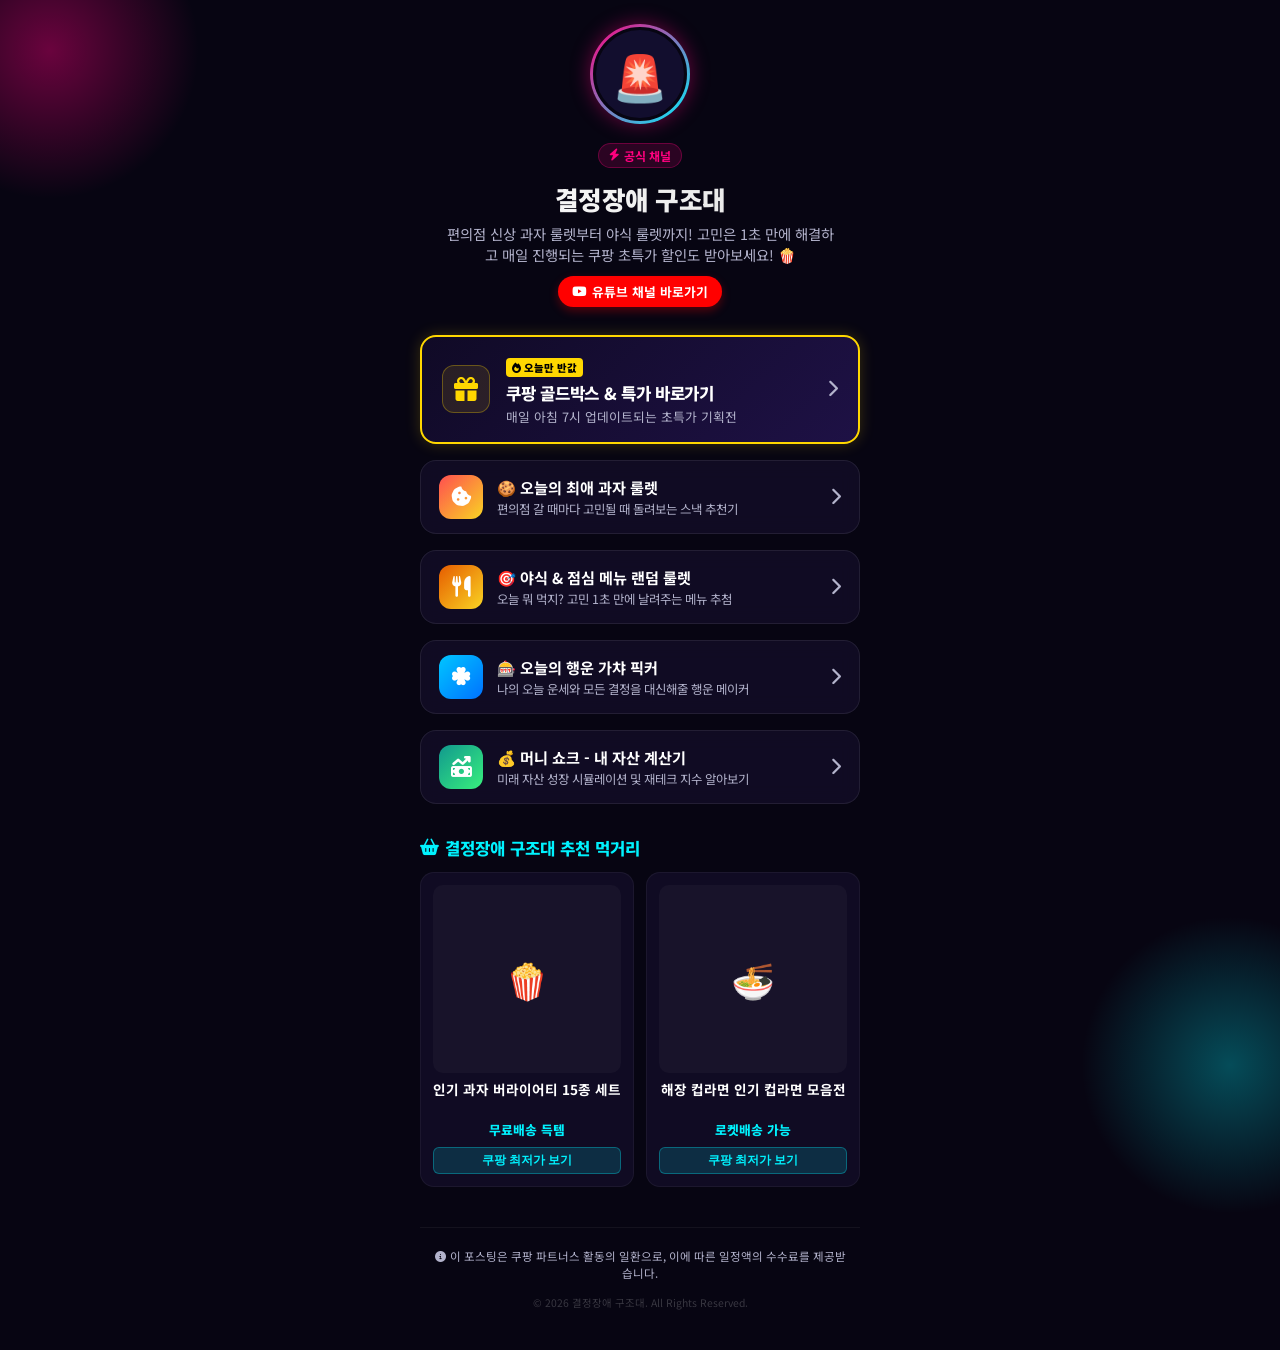
<file: hub.html>
<!DOCTYPE html>
<html lang="ko">
<head>
  <meta charset="UTF-8">
  <meta name="viewport" content="width=device-width, initial-scale=1.0, maximum-scale=1.0, user-scalable=no">
  <title>결정장애 구조대 공식 허브 - 룰렛 & 최저가 추천</title>
  
  <!-- SEO Meta Tags -->
  <meta name="description" content="편의점 과자 고민부터 점심 메뉴 추천까지! 결정장애 구조대에서 제공하는 초간단 해결 룰렛과 매일 업데이트되는 쿠팡 특가 혜택을 만나보세요.">
  <meta property="og:title" content="결정장애 구조대 공식 허브 - 룰렛 & 최저가 추천">
  <meta property="og:description" content="고민은 시간만 늦출 뿐! 룰렛으로 결정하고 최저가 혜택까지 받아가세요.">
  <meta property="og:type" content="website">

  <!-- Google Fonts -->
  <link rel="preconnect" href="https://fonts.googleapis.com">
  <link rel="preconnect" href="https://fonts.gstatic.com" crossorigin>
  <link href="https://fonts.googleapis.com/css2?family=Noto+Sans+KR:wght@300;400;500;700;900&family=Outfit:wght@400;600;800&display=swap" rel="stylesheet">
  
  <!-- FontAwesome for Icons -->
  <link rel="stylesheet" href="https://cdnjs.cloudflare.com/ajax/libs/font-awesome/6.4.0/css/all.min.css">
  
  <!-- Favicon -->
  <link rel="icon" type="image/svg+xml" href="data:image/svg+xml,<svg xmlns=%22http://www.w3.org/2000/svg%22 viewBox=%220 0 100 100%22><text y=%22.9em%22 font-size=%2290%22>🚨</text></svg>">

  <style>
    :root {
      --bg-dark: #070512;
      --bg-card: rgba(22, 16, 45, 0.65);
      --primary-cyan: #00f2fe;
      --primary-pink: #ff007f;
      --primary-purple: #7928ca;
      --text-white: #ffffff;
      --text-gray: #b3b3cc;
      --gold: #ffd700;
    }

    * {
      box-sizing: border-box;
      margin: 0;
      padding: 0;
      -webkit-tap-highlight-color: transparent;
    }

    body {
      font-family: 'Noto Sans KR', 'Outfit', sans-serif;
      background-color: var(--bg-dark);
      color: var(--text-white);
      min-height: 100vh;
      display: flex;
      flex-direction: column;
      align-items: center;
      overflow-x: hidden;
      position: relative;
    }

    /* Background Neon Effects */
    body::before {
      content: '';
      position: absolute;
      width: 300px;
      height: 300px;
      background: radial-gradient(circle, var(--primary-pink) 0%, transparent 70%);
      top: -100px;
      left: -100px;
      opacity: 0.4;
      pointer-events: none;
      z-index: 0;
    }

    body::after {
      content: '';
      position: absolute;
      width: 300px;
      height: 300px;
      background: radial-gradient(circle, var(--primary-cyan) 0%, transparent 70%);
      bottom: 10%;
      right: -100px;
      opacity: 0.3;
      pointer-events: none;
      z-index: 0;
    }

    .container {
      width: 100%;
      max-width: 480px; /* Mobile focused max width */
      padding: 24px 20px 40px 20px;
      display: flex;
      flex-direction: column;
      align-items: center;
      z-index: 10;
    }

    /* Channel Header */
    .profile-section {
      text-align: center;
      margin-bottom: 28px;
      animation: fadeIn 0.8s ease-out;
    }

    .avatar-wrapper {
      position: relative;
      width: 100px;
      height: 100px;
      margin: 0 auto 16px auto;
      border-radius: 50%;
      padding: 3px;
      background: linear-gradient(135deg, var(--primary-pink), var(--primary-cyan));
      box-shadow: 0 0 20px rgba(255, 0, 127, 0.4);
    }

    .avatar {
      width: 100%;
      height: 100%;
      border-radius: 50%;
      background-color: #120e2e;
      display: flex;
      align-items: center;
      justify-content: center;
      font-size: 2.5rem;
      border: 3px solid var(--bg-dark);
      overflow: hidden;
    }

    .avatar img {
      width: 100%;
      height: 100%;
      object-fit: cover;
    }

    .channel-name {
      font-size: 1.6rem;
      font-weight: 900;
      letter-spacing: -0.5px;
      margin-bottom: 6px;
      background: linear-gradient(to right, #ffffff, #e1e1e1);
      -webkit-background-clip: text;
      -webkit-text-fill-color: transparent;
    }

    .channel-badge {
      display: inline-flex;
      align-items: center;
      gap: 4px;
      background: rgba(255, 0, 127, 0.15);
      border: 1px solid rgba(255, 0, 127, 0.3);
      color: var(--primary-pink);
      padding: 3px 10px;
      border-radius: 20px;
      font-size: 0.75rem;
      font-weight: 700;
      margin-bottom: 12px;
    }

    .channel-bio {
      font-size: 0.9rem;
      color: var(--text-gray);
      line-height: 1.5;
      max-width: 90%;
      margin: 0 auto;
    }

    /* Social Link Badge */
    .youtube-btn {
      display: inline-flex;
      align-items: center;
      gap: 6px;
      background-color: #ff0000;
      color: #fff;
      text-decoration: none;
      padding: 6px 14px;
      border-radius: 30px;
      font-size: 0.8rem;
      font-weight: 700;
      margin-top: 10px;
      box-shadow: 0 4px 10px rgba(255, 0, 0, 0.3);
      transition: transform 0.2s;
    }
    .youtube-btn:active {
      transform: scale(0.95);
    }

    /* Links Area */
    .links-list {
      width: 100%;
      display: flex;
      flex-direction: column;
      gap: 16px;
    }

    /* Golden COUPANG Button (Highest Priority) */
    .coupang-card {
      width: 100%;
      background: linear-gradient(135deg, #100a26 0%, #1e1145 100%);
      border: 2px solid var(--gold);
      border-radius: 16px;
      padding: 16px 20px;
      text-decoration: none;
      color: var(--text-white);
      display: flex;
      align-items: center;
      position: relative;
      overflow: hidden;
      box-shadow: 0 0 15px rgba(255, 215, 0, 0.2);
      animation: pulseGold 2s infinite alternate;
      transition: transform 0.2s, box-shadow 0.2s;
    }

    .coupang-card:active {
      transform: scale(0.98);
      box-shadow: 0 0 8px rgba(255, 215, 0, 0.4);
    }

    /* Shiny sweeping light effect */
    .coupang-card::after {
      content: '';
      position: absolute;
      top: -50%;
      left: -60%;
      width: 30%;
      height: 200%;
      background: linear-gradient(to right, rgba(255, 255, 255, 0) 0%, rgba(255, 255, 255, 0.3) 50%, rgba(255, 255, 255, 0) 100%);
      transform: rotate(25deg);
      animation: shine 3s infinite;
    }

    .coupang-icon-wrap {
      background: rgba(255, 215, 0, 0.1);
      border: 1px solid rgba(255, 215, 0, 0.3);
      width: 48px;
      height: 48px;
      border-radius: 12px;
      display: flex;
      align-items: center;
      justify-content: center;
      font-size: 1.5rem;
      color: var(--gold);
      margin-right: 16px;
      flex-shrink: 0;
    }

    .coupang-info {
      flex-grow: 1;
    }

    .coupang-badge {
      display: inline-block;
      background: var(--gold);
      color: #000;
      font-size: 0.65rem;
      font-weight: 900;
      padding: 2px 6px;
      border-radius: 4px;
      margin-bottom: 4px;
      text-transform: uppercase;
    }

    .coupang-title {
      font-size: 1.05rem;
      font-weight: 800;
      letter-spacing: -0.3px;
    }

    .coupang-sub {
      font-size: 0.8rem;
      color: var(--text-gray);
      margin-top: 2px;
    }

    .arrow-icon {
      font-size: 1.1rem;
      color: var(--text-gray);
      margin-left: 8px;
    }

    /* Normal Hub Link Button */
    .link-item {
      background: var(--bg-card);
      border: 1px solid rgba(255, 255, 255, 0.08);
      border-radius: 16px;
      padding: 14px 18px;
      text-decoration: none;
      color: var(--text-white);
      display: flex;
      align-items: center;
      backdrop-filter: blur(10px);
      -webkit-backdrop-filter: blur(10px);
      transition: transform 0.2s, background-color 0.2s, border-color 0.2s;
    }

    .link-item:active {
      transform: scale(0.98);
      background: rgba(40, 30, 80, 0.8);
      border-color: rgba(255, 255, 255, 0.2);
    }

    .link-icon-wrap {
      width: 44px;
      height: 44px;
      border-radius: 12px;
      display: flex;
      align-items: center;
      justify-content: center;
      font-size: 1.3rem;
      margin-right: 14px;
      flex-shrink: 0;
      color: #fff;
    }

    /* Colorful Icons */
    .icon-snack { background: linear-gradient(135deg, #ff4e50, #f9d423); }
    .icon-food { background: linear-gradient(135deg, #e65c00, #f9d423); }
    .icon-gacha { background: linear-gradient(135deg, #00c6ff, #0072ff); }
    .icon-money { background: linear-gradient(135deg, #11998e, #38ef7d); }

    .link-details {
      flex-grow: 1;
    }

    .link-title {
      font-size: 0.95rem;
      font-weight: 700;
    }

    .link-desc {
      font-size: 0.78rem;
      color: var(--text-gray);
      margin-top: 2px;
    }

    /* Hot Deal Carousel / Recommendation Section */
    .shop-section {
      width: 100%;
      margin-top: 32px;
      animation: fadeIn 1s ease-out;
    }

    .section-title {
      font-size: 1.05rem;
      font-weight: 800;
      margin-bottom: 12px;
      display: flex;
      align-items: center;
      gap: 6px;
      color: var(--primary-cyan);
    }

    .shop-grid {
      display: grid;
      grid-template-columns: 1fr 1fr;
      gap: 12px;
      width: 100%;
    }

    .shop-card {
      background: var(--bg-card);
      border: 1px solid rgba(255, 255, 255, 0.05);
      border-radius: 14px;
      padding: 12px;
      text-decoration: none;
      color: var(--text-white);
      display: flex;
      flex-direction: column;
      align-items: center;
      text-align: center;
      transition: transform 0.2s;
    }

    .shop-card:active {
      transform: scale(0.96);
    }

    .shop-img-wrap {
      width: 100%;
      aspect-ratio: 1;
      border-radius: 10px;
      background: rgba(255, 255, 255, 0.03);
      display: flex;
      align-items: center;
      justify-content: center;
      margin-bottom: 8px;
      overflow: hidden;
    }

    .shop-img-wrap i {
      font-size: 2.2rem;
      color: var(--primary-pink);
    }

    .shop-card img {
      width: 100%;
      height: 100%;
      object-fit: cover;
    }

    .shop-name {
      font-size: 0.85rem;
      font-weight: 700;
      line-height: 1.3;
      height: 2.6em; /* Allow 2 lines */
      overflow: hidden;
      display: -webkit-box;
      -webkit-line-clamp: 2;
      -webkit-box-orient: vertical;
    }

    .shop-price {
      font-size: 0.8rem;
      color: var(--primary-cyan);
      font-weight: 800;
      margin-top: 4px;
    }

    .shop-btn {
      width: 100%;
      background: rgba(0, 242, 254, 0.15);
      border: 1px solid rgba(0, 242, 254, 0.3);
      color: var(--primary-cyan);
      padding: 4px 0;
      border-radius: 6px;
      font-size: 0.75rem;
      font-weight: 700;
      margin-top: 8px;
    }

    /* Footer disclaimer for Coupang Partners */
    .footer {
      width: 100%;
      text-align: center;
      margin-top: 40px;
      padding-top: 20px;
      border-top: 1px solid rgba(255, 255, 255, 0.05);
    }

    .disclaimer {
      font-size: 0.72rem;
      color: var(--text-gray);
      line-height: 1.5;
      max-width: 95%;
      margin: 0 auto;
    }

    .copyright {
      font-size: 0.65rem;
      color: rgba(255, 255, 255, 0.2);
      margin-top: 12px;
    }

    /* Keyframes */
    @keyframes fadeIn {
      from { opacity: 0; transform: translateY(15px); }
      to { opacity: 1; transform: translateY(0); }
    }

    @keyframes shine {
      0% { left: -60%; }
      30% { left: 140%; }
      100% { left: 140%; }
    }

    @keyframes pulseGold {
      0% { box-shadow: 0 0 10px rgba(255, 215, 0, 0.2); border-color: rgba(255, 215, 0, 0.6); }
      100% { box-shadow: 0 0 22px rgba(255, 215, 0, 0.5); border-color: rgba(255, 215, 0, 1); }
    }
  </style>
</head>
<body>

  <div class="container">
    
    <!-- Profile / Header Section -->
    <header class="profile-section">
      <div class="avatar-wrapper">
        <div class="avatar">
          <!-- Temporary emoji. Can replace with channel logo image -->
          <span style="font-size: 2.8rem;">🚨</span>
        </div>
      </div>
      
      <div class="channel-badge"><i class="fa-solid fa-bolt"></i> 공식 채널</div>
      <h2 class="channel-name">결정장애 구조대</h2>
      <p class="channel-bio">편의점 신상 과자 룰렛부터 야식 룰렛까지! 고민은 1초 만에 해결하고 매일 진행되는 쿠팡 초특가 할인도 받아보세요! 🍿</p>
      
      <a href="https://www.youtube.com/@snack-picker" target="_blank" rel="noopener noreferrer" class="youtube-btn">
        <i class="fa-brands fa-youtube"></i> 유튜브 채널 바로가기
      </a>
    </header>

    <!-- Hub Link Buttons -->
    <div class="links-list">
      
      <!-- 👑 Golden VIP Button: Coupang Partners (Always at top) -->
      <a href="https://link.coupang.com/a/d2R1R302ea" target="_blank" rel="noopener noreferrer" class="coupang-card" id="coupang-main-link">
        <div class="coupang-icon-wrap">
          <i class="fa-solid fa-gift"></i>
        </div>
        <div class="coupang-info">
          <span class="coupang-badge"><i class="fa-solid fa-fire"></i> 오늘만 반값</span>
          <div class="coupang-title">쿠팡 골드박스 & 특가 바로가기</div>
          <div class="coupang-sub">매일 아침 7시 업데이트되는 초특가 기획전</div>
        </div>
        <i class="fa-solid fa-chevron-right arrow-icon"></i>
      </a>

      <!-- 🎮 Snack Picker Game Link -->
      <a href="https://nowhere78.github.io/snack-picker/" class="link-item">
        <div class="link-icon-wrap icon-snack">
          <i class="fa-solid fa-cookie-bite"></i>
        </div>
        <div class="link-details">
          <div class="link-title">🍪 오늘의 최애 과자 룰렛</div>
          <div class="link-desc">편의점 갈 때마다 고민될 때 돌려보는 스낵 추천기</div>
        </div>
        <i class="fa-solid fa-chevron-right arrow-icon"></i>
      </a>

      <!-- 🎮 Food Roulette Link -->
      <a href="https://nowhere78.github.io/food-roulette/" class="link-item">
        <div class="link-icon-wrap icon-food">
          <i class="fa-solid fa-utensils"></i>
        </div>
        <div class="link-details">
          <div class="link-title">🎯 야식 & 점심 메뉴 랜덤 룰렛</div>
          <div class="link-desc">오늘 뭐 먹지? 고민 1초 만에 날려주는 메뉴 추첨</div>
        </div>
        <i class="fa-solid fa-chevron-right arrow-icon"></i>
      </a>

      <!-- 🎮 Gacha Picker Link -->
      <a href="https://nowhere78.github.io/gacha-picker/" class="link-item">
        <div class="link-icon-wrap icon-gacha">
          <i class="fa-solid fa-clover"></i>
        </div>
        <div class="link-details">
          <div class="link-title">🎰 오늘의 행운 가챠 픽커</div>
          <div class="link-desc">나의 오늘 운세와 모든 결정을 대신해줄 행운 메이커</div>
        </div>
        <i class="fa-solid fa-chevron-right arrow-icon"></i>
      </a>

      <!-- 🎮 Money Shock Link -->
      <a href="https://nowhere78.github.io/money-shock/" class="link-item">
        <div class="link-icon-wrap icon-money">
          <i class="fa-solid fa-money-bill-trend-up"></i>
        </div>
        <div class="link-details">
          <div class="link-title">💰 머니 쇼크 - 내 자산 계산기</div>
          <div class="link-desc">미래 자산 성장 시뮬레이션 및 재테크 지수 알아보기</div>
        </div>
        <i class="fa-solid fa-chevron-right arrow-icon"></i>
      </a>

    </div>

    <!-- Quick Purchase Products Grid -->
    <section class="shop-section">
      <h3 class="section-title">
        <i class="fa-solid fa-basket-shopping"></i> 결정장애 구조대 추천 먹거리
      </h3>
      
      <div class="shop-grid">
        
        <!-- Card 1 -->
        <a href="https://link.coupang.com/a/d2R1R302ea" target="_blank" rel="noopener noreferrer" class="shop-card">
          <div class="shop-img-wrap">
            <span style="font-size: 2.2rem;">🍿</span>
          </div>
          <div class="shop-name">인기 과자 버라이어티 15종 세트</div>
          <div class="shop-price">무료배송 득템</div>
          <button class="shop-btn">쿠팡 최저가 보기</button>
        </a>

        <!-- Card 2 -->
        <a href="https://link.coupang.com/a/d2R1R302ea" target="_blank" rel="noopener noreferrer" class="shop-card">
          <div class="shop-img-wrap">
            <span style="font-size: 2.2rem;">🍜</span>
          </div>
          <div class="shop-name">해장 컵라면 인기 컵라면 모음전</div>
          <div class="shop-price">로켓배송 가능</div>
          <button class="shop-btn">쿠팡 최저가 보기</button>
        </a>

      </div>
    </section>

    <!-- Footer with Coupang Partners Legal Notice -->
    <footer class="footer">
      <p class="disclaimer">
        <i class="fa-solid fa-circle-info"></i> 이 포스팅은 쿠팡 파트너스 활동의 일환으로, 이에 따른 일정액의 수수료를 제공받습니다.
      </p>
      <p class="copyright">&copy; 2026 결정장애 구조대. All Rights Reserved.</p>
    </footer>

  </div>

</body>
</html>
</file>
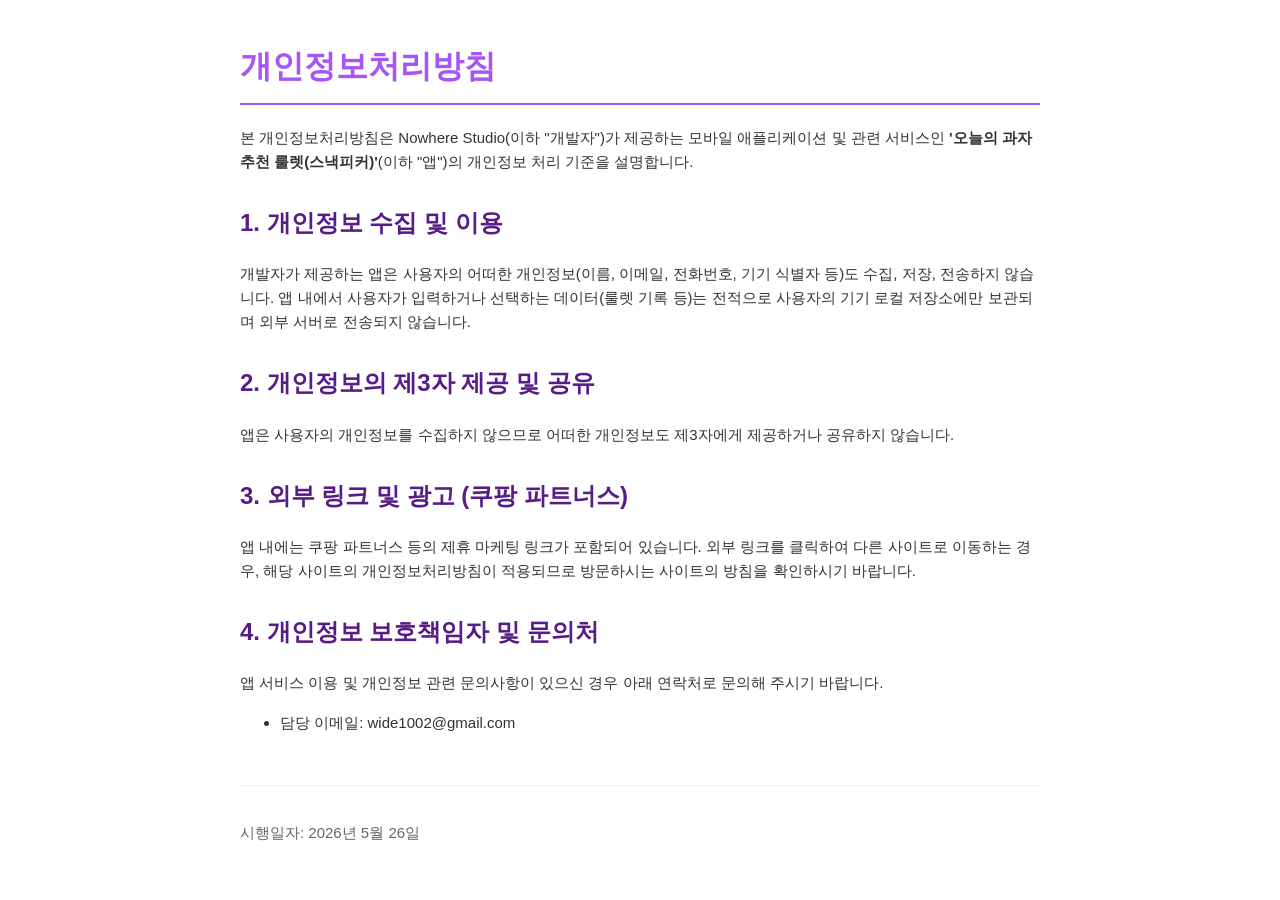
<file: privacy.html>
<!DOCTYPE html>
<html lang="ko">
<head>
    <meta charset="UTF-8">
    <meta name="viewport" content="width=device-width, initial-scale=1.0">
    <title>오늘의 과자 추천 룰렛 - 개인정보처리방침</title>
    <style>
        body { font-family: -apple-system, BlinkMacSystemFont, "Segoe UI", Roboto, "Helvetica Neue", Arial, sans-serif; line-height: 1.6; color: #333; max-width: 800px; margin: 0 auto; padding: 20px; }
        h1 { border-bottom: 2px solid #a855f7; padding-bottom: 10px; color: #a855f7; }
        h2 { color: #581c87; margin-top: 30px; }
        p, li { font-size: 15px; }
        .footer { margin-top: 50px; font-size: 12px; color: #666; border-top: 1px solid #eee; padding-top: 20px; }
    </style>
</head>
<body>
    <h1>개인정보처리방침</h1>
    <p>본 개인정보처리방침은 Nowhere Studio(이하 "개발자")가 제공하는 모바일 애플리케이션 및 관련 서비스인 <strong>'오늘의 과자 추천 룰렛(스낵피커)'</strong>(이하 "앱")의 개인정보 처리 기준을 설명합니다.</p>

    <h2>1. 개인정보 수집 및 이용</h2>
    <p>개발자가 제공하는 앱은 사용자의 어떠한 개인정보(이름, 이메일, 전화번호, 기기 식별자 등)도 수집, 저장, 전송하지 않습니다. 앱 내에서 사용자가 입력하거나 선택하는 데이터(룰렛 기록 등)는 전적으로 사용자의 기기 로컬 저장소에만 보관되며 외부 서버로 전송되지 않습니다.</p>

    <h2>2. 개인정보의 제3자 제공 및 공유</h2>
    <p>앱은 사용자의 개인정보를 수집하지 않으므로 어떠한 개인정보도 제3자에게 제공하거나 공유하지 않습니다.</p>

    <h2>3. 외부 링크 및 광고 (쿠팡 파트너스)</h2>
    <p>앱 내에는 쿠팡 파트너스 등의 제휴 마케팅 링크가 포함되어 있습니다. 외부 링크를 클릭하여 다른 사이트로 이동하는 경우, 해당 사이트의 개인정보처리방침이 적용되므로 방문하시는 사이트의 방침을 확인하시기 바랍니다.</p>

    <h2>4. 개인정보 보호책임자 및 문의처</h2>
    <p>앱 서비스 이용 및 개인정보 관련 문의사항이 있으신 경우 아래 연락처로 문의해 주시기 바랍니다.</p>
    <ul>
        <li>담당 이메일: wide1002@gmail.com</li>
    </ul>

    <div class="footer">
        <p>시행일자: 2026년 5월 26일</p>
    </div>
</body>
</html>
</file>
